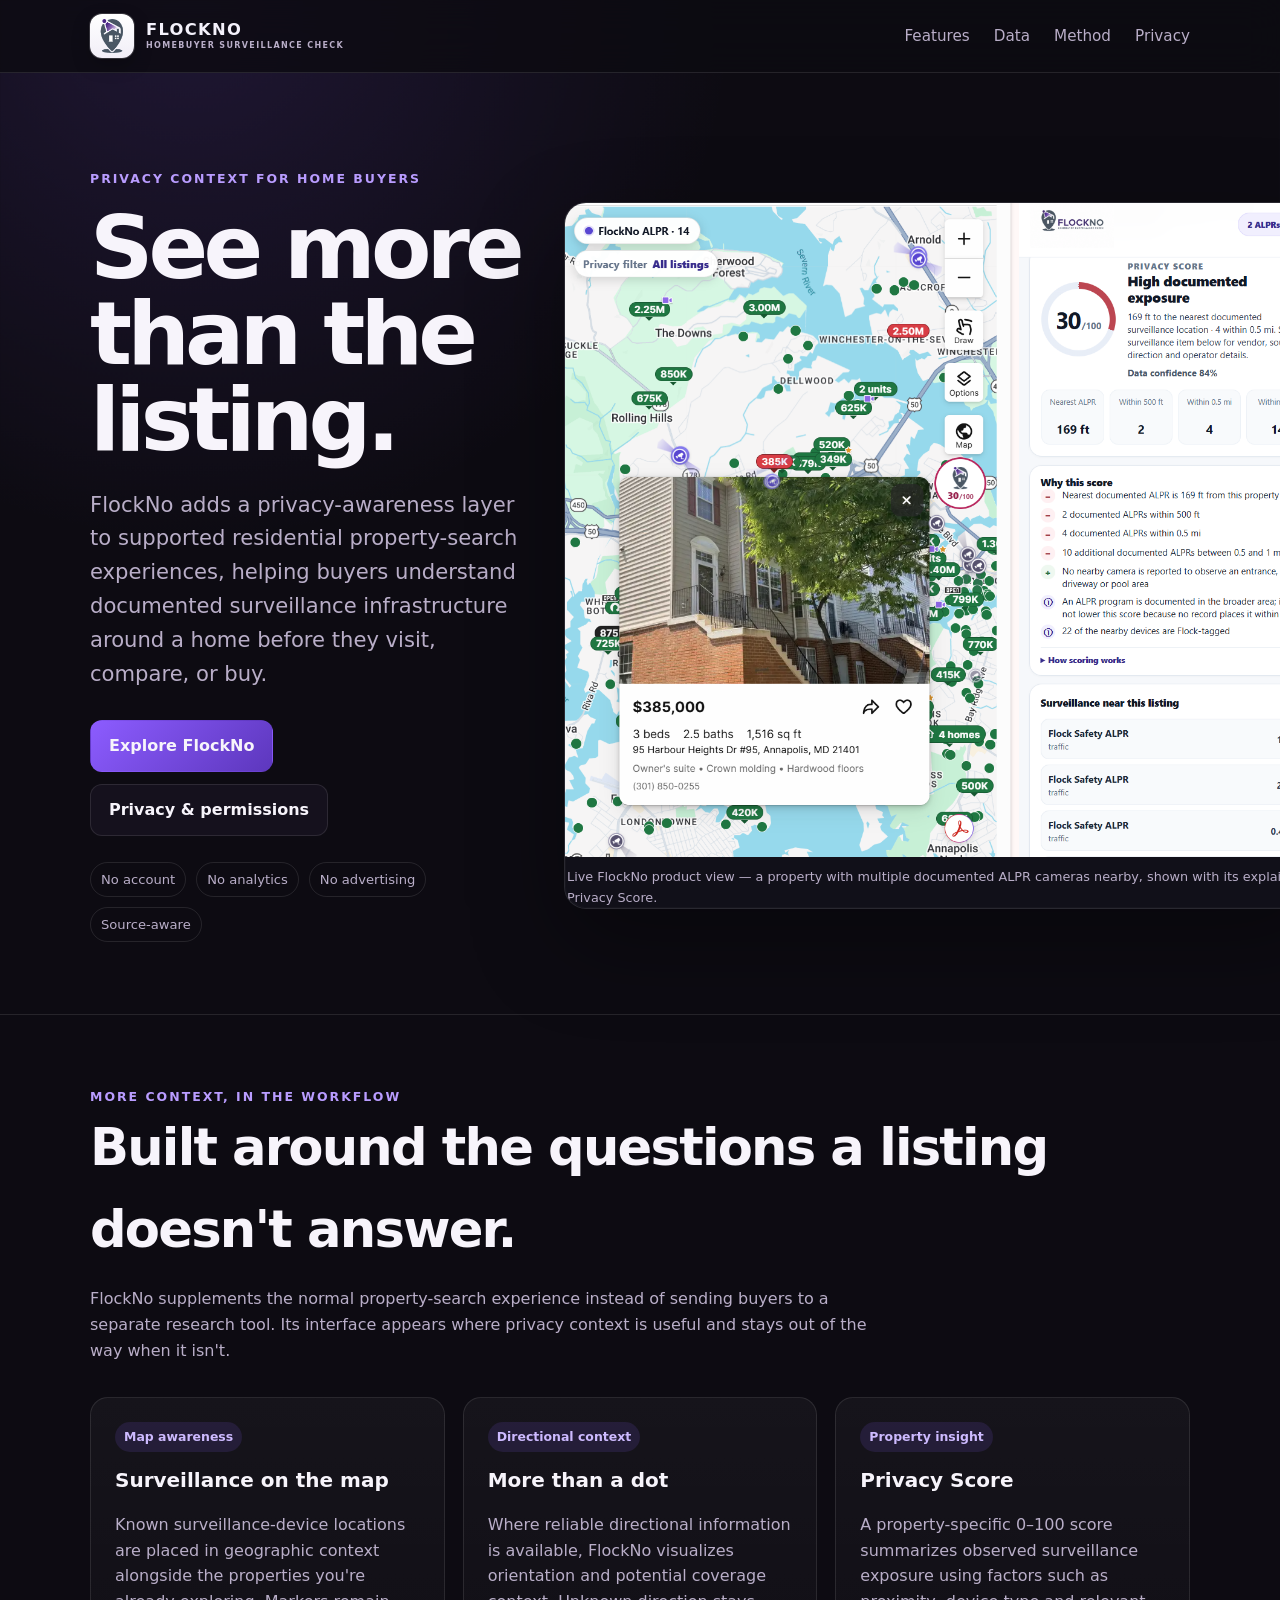
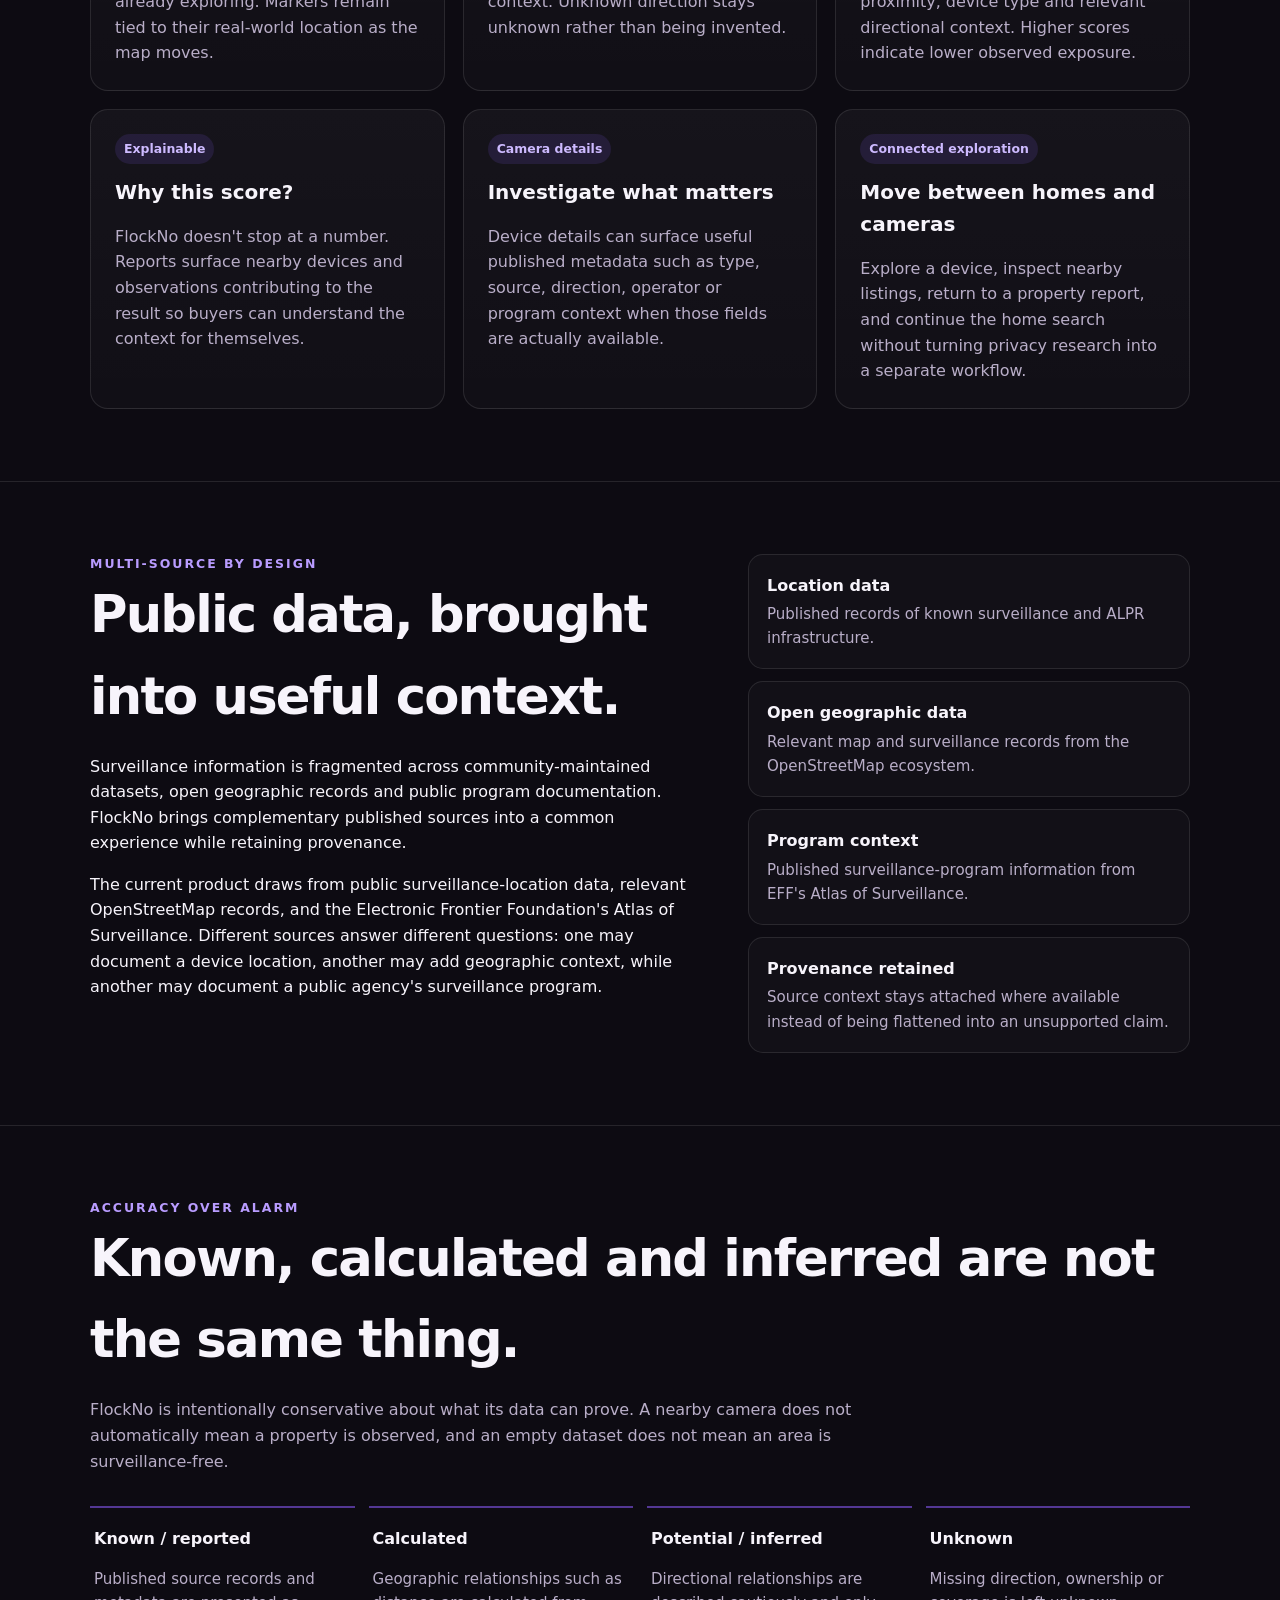
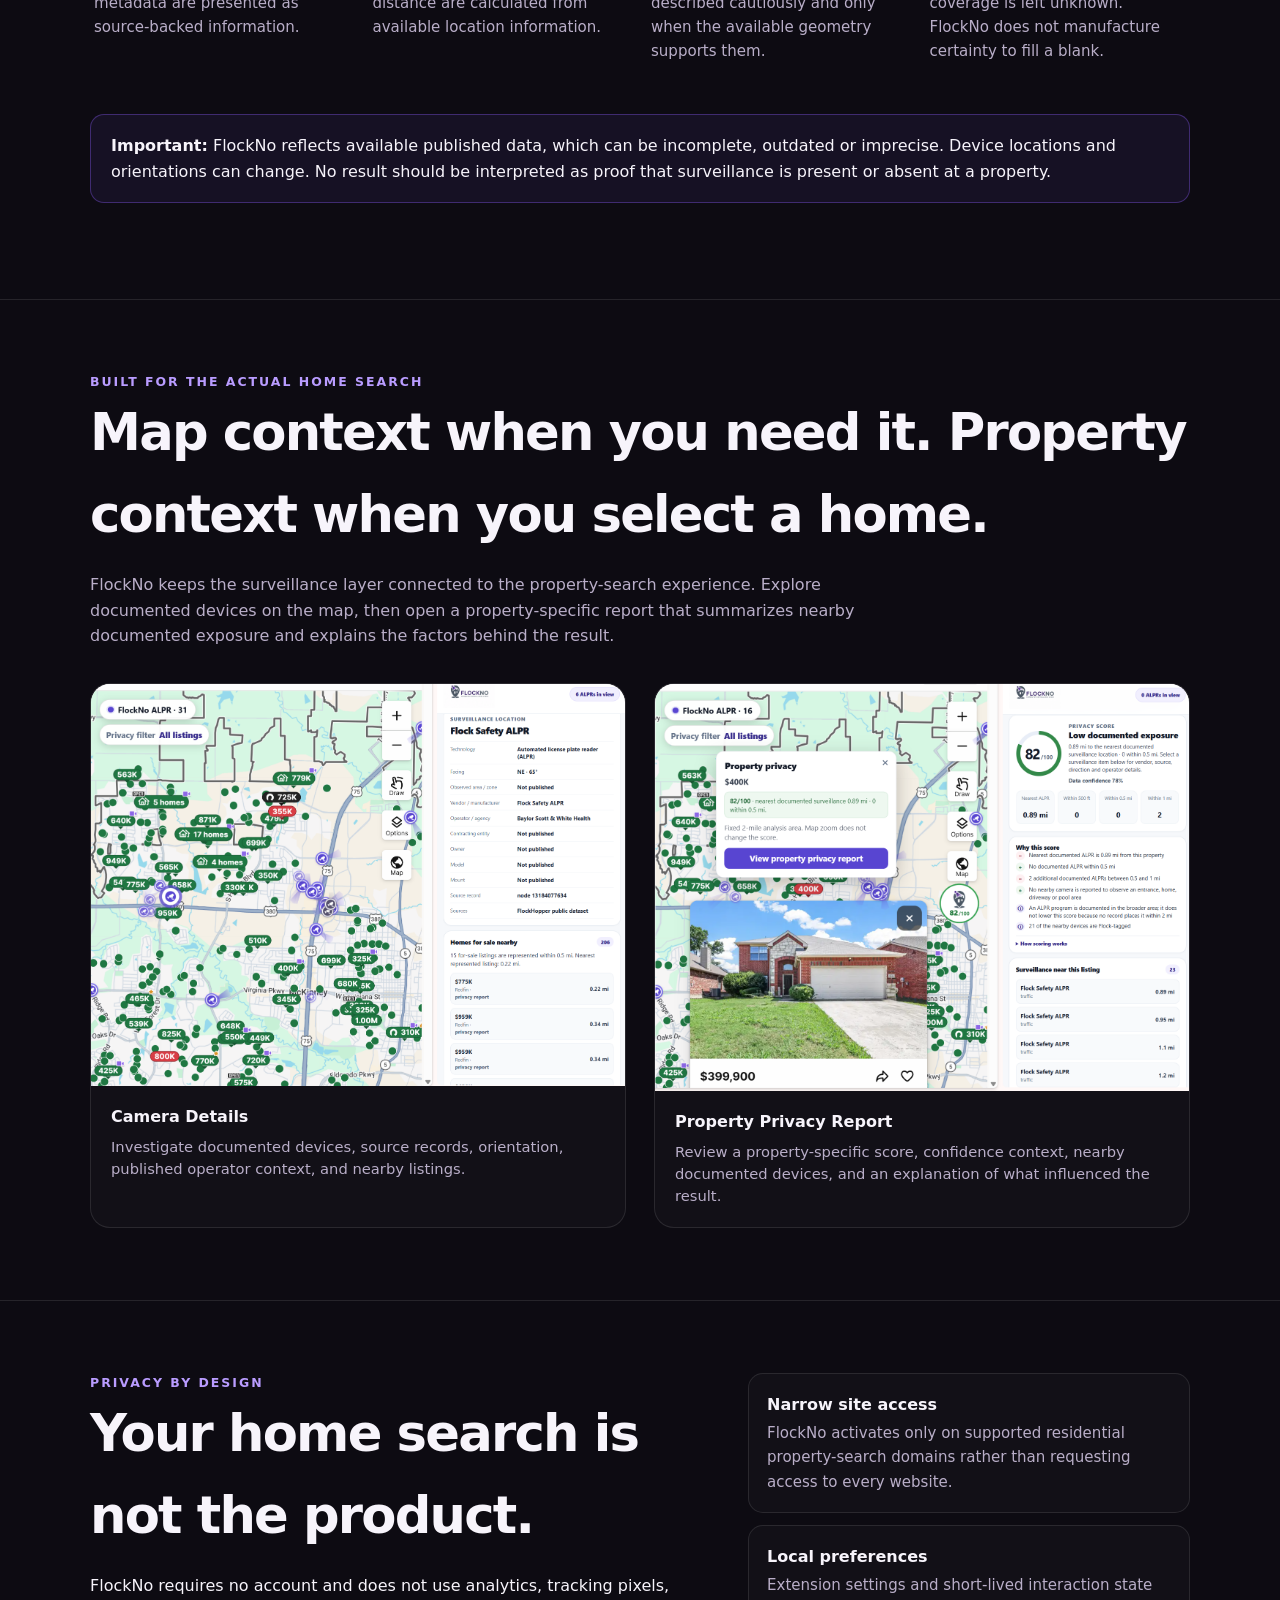
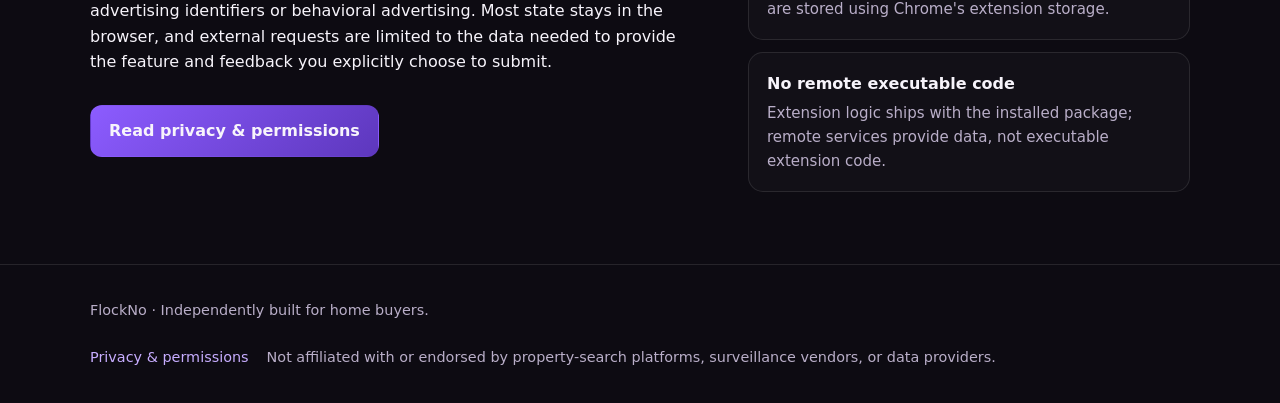
<file: index.html>
<!doctype html>
<html lang="en"><head>
<meta charset="utf-8"><meta name="viewport" content="width=device-width,initial-scale=1">
<title>FlockNo — Privacy context for home buyers</title>
<meta name="description" content="FlockNo adds documented surveillance context, directional awareness, source provenance and property-specific privacy insights to the home-search experience.">
<meta name="theme-color" content="#0d0b12"><link rel="icon" type="image/png" href="./flockno-logo.png"><link rel="stylesheet" href="./styles.css">
</head><body>
<header><div class="wrap nav"><a class="brand brand-wordmark" href="./">
        <span class="brand-icon-tile"><img src="./flockno-logo.png" alt=""></span>
        <span class="brand-copy"><strong>FLOCKNO</strong><small>HOMEBUYER SURVEILLANCE CHECK</small></span>
      </a><nav class="navlinks"><a href="#features">Features</a><a href="#data">Data</a><a href="#method">Method</a><a class="keep" href="./privacy.html">Privacy</a></nav></div></header>
<main>
<section class="hero"><div class="wrap hero-grid"><div><div class="eyebrow">Privacy context for home buyers</div><h1>See more than the listing.</h1><p>FlockNo adds a privacy-awareness layer to supported residential property-search experiences, helping buyers understand documented surveillance infrastructure around a home before they visit, compare, or buy.</p><div class="actions"><a class="button primary" href="#features">Explore FlockNo</a><a class="button" href="./privacy.html">Privacy & permissions</a></div><div class="trustline"><span>No account</span><span>No analytics</span><span>No advertising</span><span>Source-aware</span></div></div><div class="hero-product hero-product-large">
        <img src="./product-hero.png" alt="FlockNo property privacy report showing a home with multiple documented ALPR cameras nearby">
      <div class="hero-caption">Live FlockNo product view — a property with multiple documented ALPR cameras nearby, shown with its explainable Privacy Score.</div>
      </div></div></section>

<section id="features" class="section"><div class="wrap"><div class="eyebrow">More context, in the workflow</div><h2>Built around the questions a listing doesn't answer.</h2><p>FlockNo supplements the normal property-search experience instead of sending buyers to a separate research tool. Its interface appears where privacy context is useful and stays out of the way when it isn't.</p>
<div class="feature-grid">
<article class="card"><span class="pill">Map awareness</span><h3>Surveillance on the map</h3><p>Known surveillance-device locations are placed in geographic context alongside the properties you're already exploring. Markers remain tied to their real-world location as the map moves.</p></article>
<article class="card"><span class="pill">Directional context</span><h3>More than a dot</h3><p>Where reliable directional information is available, FlockNo visualizes orientation and potential coverage context. Unknown direction stays unknown rather than being invented.</p></article>
<article class="card"><span class="pill">Property insight</span><h3>Privacy Score</h3><p>A property-specific 0–100 score summarizes observed surveillance exposure using factors such as proximity, device type and relevant directional context. Higher scores indicate lower observed exposure.</p></article>
<article class="card"><span class="pill">Explainable</span><h3>Why this score?</h3><p>FlockNo doesn't stop at a number. Reports surface nearby devices and observations contributing to the result so buyers can understand the context for themselves.</p></article>
<article class="card"><span class="pill">Camera details</span><h3>Investigate what matters</h3><p>Device details can surface useful published metadata such as type, source, direction, operator or program context when those fields are actually available.</p></article>
<article class="card"><span class="pill">Connected exploration</span><h3>Move between homes and cameras</h3><p>Explore a device, inspect nearby listings, return to a property report, and continue the home search without turning privacy research into a separate workflow.</p></article>
</div></div></section>

<section id="data" class="section"><div class="wrap split"><div><div class="eyebrow">Multi-source by design</div><h2>Public data, brought into useful context.</h2><p>Surveillance information is fragmented across community-maintained datasets, open geographic records and public program documentation. FlockNo brings complementary published sources into a common experience while retaining provenance.</p><p>The current product draws from public surveillance-location data, relevant OpenStreetMap records, and the Electronic Frontier Foundation's Atlas of Surveillance. Different sources answer different questions: one may document a device location, another may add geographic context, while another may document a public agency's surveillance program.</p></div>
<div class="source-stack"><div class="source"><strong>Location data</strong><span>Published records of known surveillance and ALPR infrastructure.</span></div><div class="source"><strong>Open geographic data</strong><span>Relevant map and surveillance records from the OpenStreetMap ecosystem.</span></div><div class="source"><strong>Program context</strong><span>Published surveillance-program information from EFF's Atlas of Surveillance.</span></div><div class="source"><strong>Provenance retained</strong><span>Source context stays attached where available instead of being flattened into an unsupported claim.</span></div></div></div></section>

<section id="method" class="section"><div class="wrap"><div class="eyebrow">Accuracy over alarm</div><h2>Known, calculated and inferred are not the same thing.</h2><p>FlockNo is intentionally conservative about what its data can prove. A nearby camera does not automatically mean a property is observed, and an empty dataset does not mean an area is surveillance-free.</p>
<div class="method-grid"><article class="method"><strong>Known / reported</strong><p>Published source records and metadata are presented as source-backed information.</p></article><article class="method"><strong>Calculated</strong><p>Geographic relationships such as distance are calculated from available location information.</p></article><article class="method"><strong>Potential / inferred</strong><p>Directional relationships are described cautiously and only when the available geometry supports them.</p></article><article class="method"><strong>Unknown</strong><p>Missing direction, ownership or coverage is left unknown. FlockNo does not manufacture certainty to fill a blank.</p></article></div>
<div class="callout wide"><strong>Important:</strong> FlockNo reflects available published data, which can be incomplete, outdated or imprecise. Device locations and orientations can change. No result should be interpreted as proof that surveillance is present or absent at a property.</div></div></section>

<section class="section showcase-section"><div class="wrap">
<div class="eyebrow">Built for the actual home search</div>
<h2>Map context when you need it. Property context when you select a home.</h2>
<p>FlockNo keeps the surveillance layer connected to the property-search experience. Explore documented devices on the map, then open a property-specific report that summarizes nearby documented exposure and explains the factors behind the result.</p>
<div class="showcase-grid">
<figure class="product-shot"><img src="./product-camera-details.png" alt="FlockNo Camera Details panel beside a property-search map"><figcaption><strong>Camera Details</strong><span>Investigate documented devices, source records, orientation, published operator context, and nearby listings.</span></figcaption></figure>
<figure class="product-shot"><img src="./product-privacy-report.png" alt="FlockNo Property Privacy Report showing privacy score and nearby documented surveillance"><figcaption><strong>Property Privacy Report</strong><span>Review a property-specific score, confidence context, nearby documented devices, and an explanation of what influenced the result.</span></figcaption></figure>
</div></div></section>

<section class="section"><div class="wrap split"><div><div class="eyebrow">Privacy by design</div><h2>Your home search is not the product.</h2><p>FlockNo requires no account and does not use analytics, tracking pixels, advertising identifiers or behavioral advertising. Most state stays in the browser, and external requests are limited to the data needed to provide the feature and feedback you explicitly choose to submit.</p><div class="actions"><a class="button primary" href="./privacy.html">Read privacy & permissions</a></div></div><div class="source-stack"><div class="source"><strong>Narrow site access</strong><span>FlockNo activates only on supported residential property-search domains rather than requesting access to every website.</span></div><div class="source"><strong>Local preferences</strong><span>Extension settings and short-lived interaction state are stored using Chrome's extension storage.</span></div><div class="source"><strong>No remote executable code</strong><span>Extension logic ships with the installed package; remote services provide data, not executable extension code.</span></div></div></div></section>
</main>
<footer><div class="wrap footerrow"><span>FlockNo · Independently built for home buyers.</span><div class="footerlinks"><a href="./privacy.html">Privacy & permissions</a><span>Not affiliated with or endorsed by property-search platforms, surveillance vendors, or data providers.</span></div></div></footer>
</body></html>
</file>
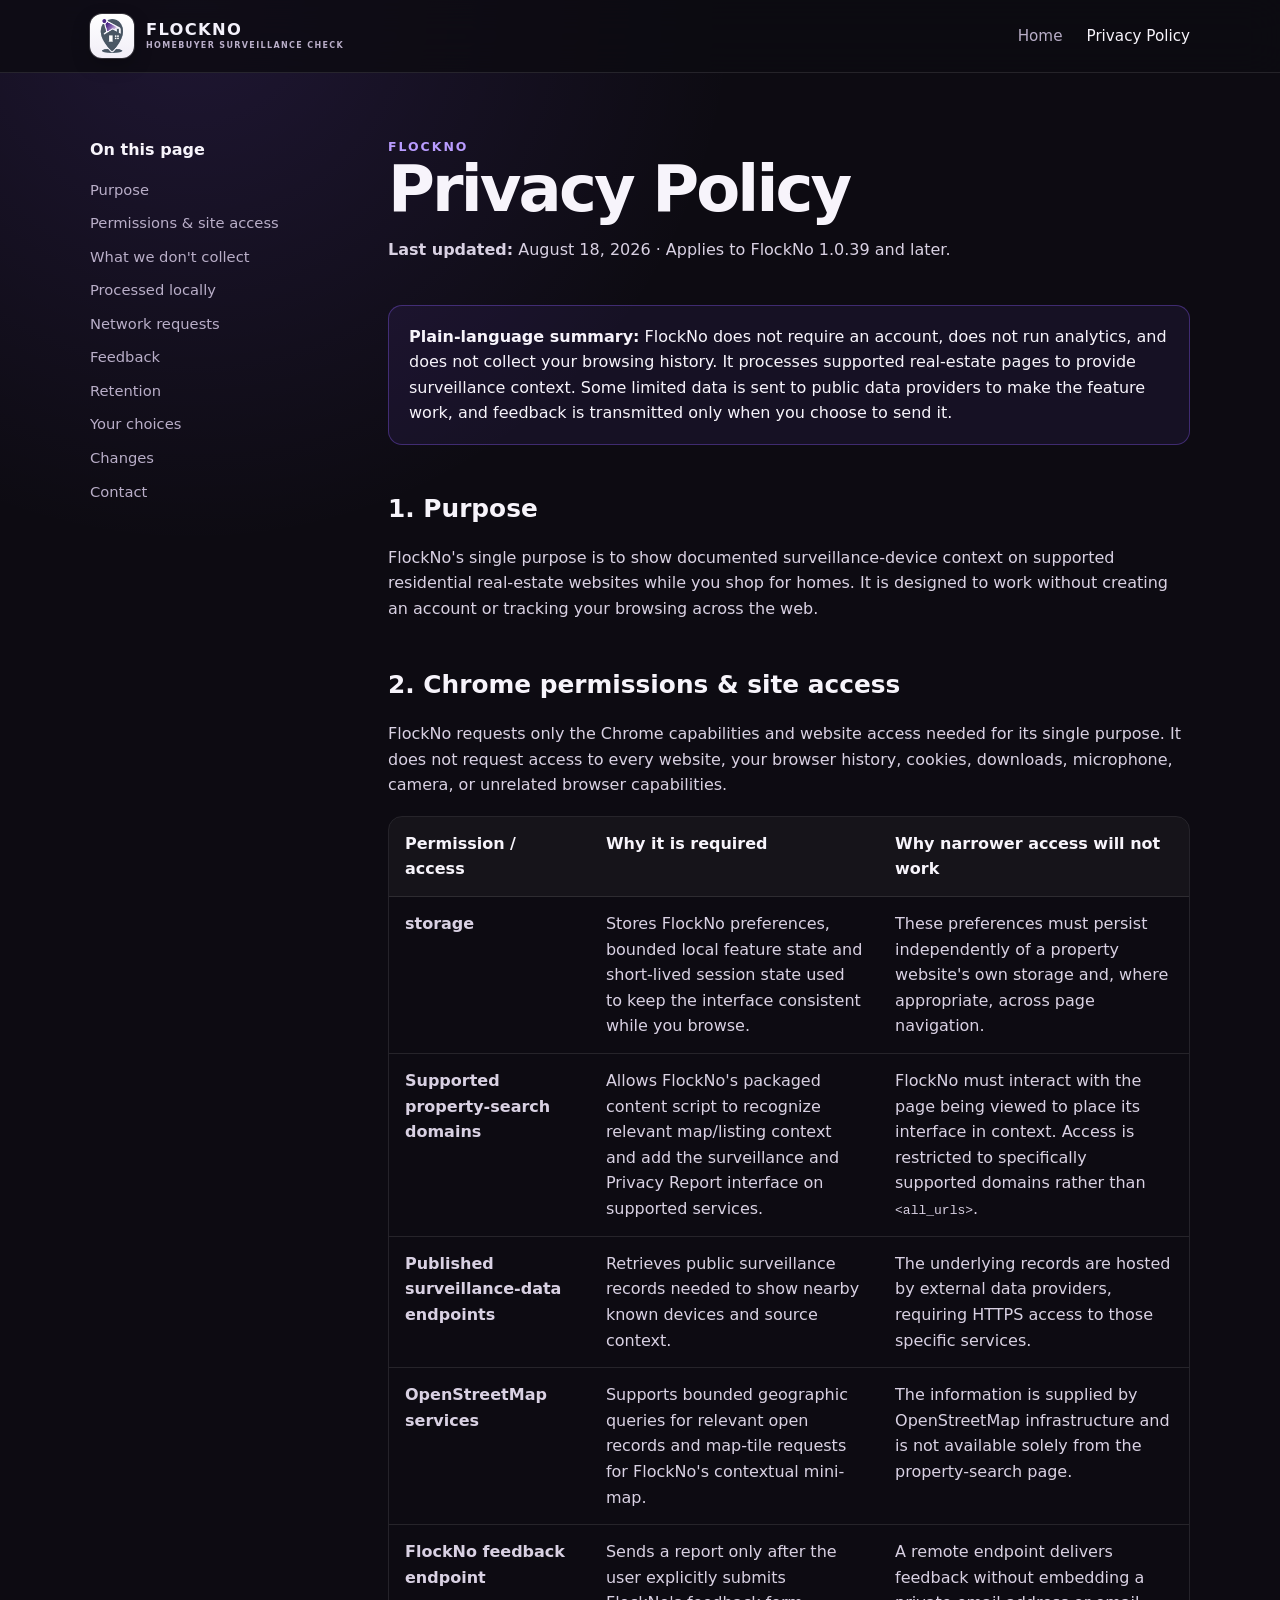
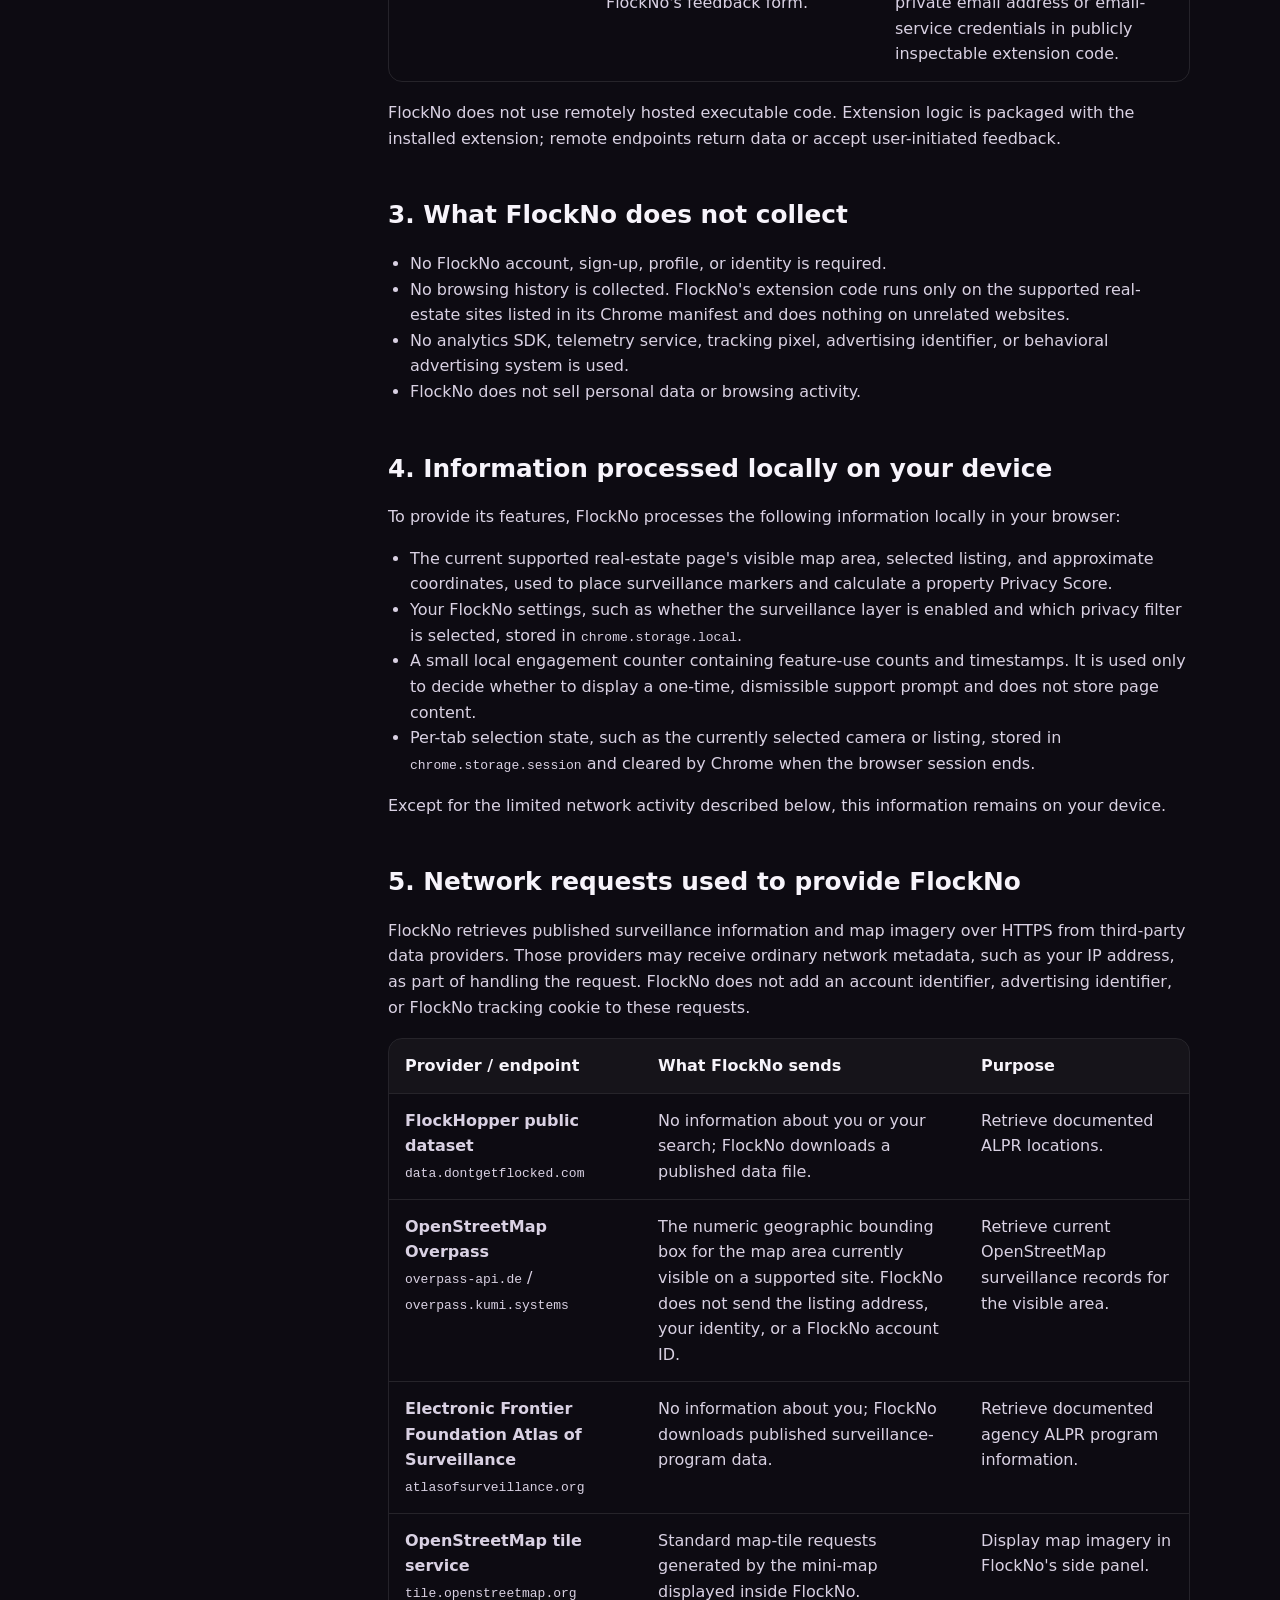
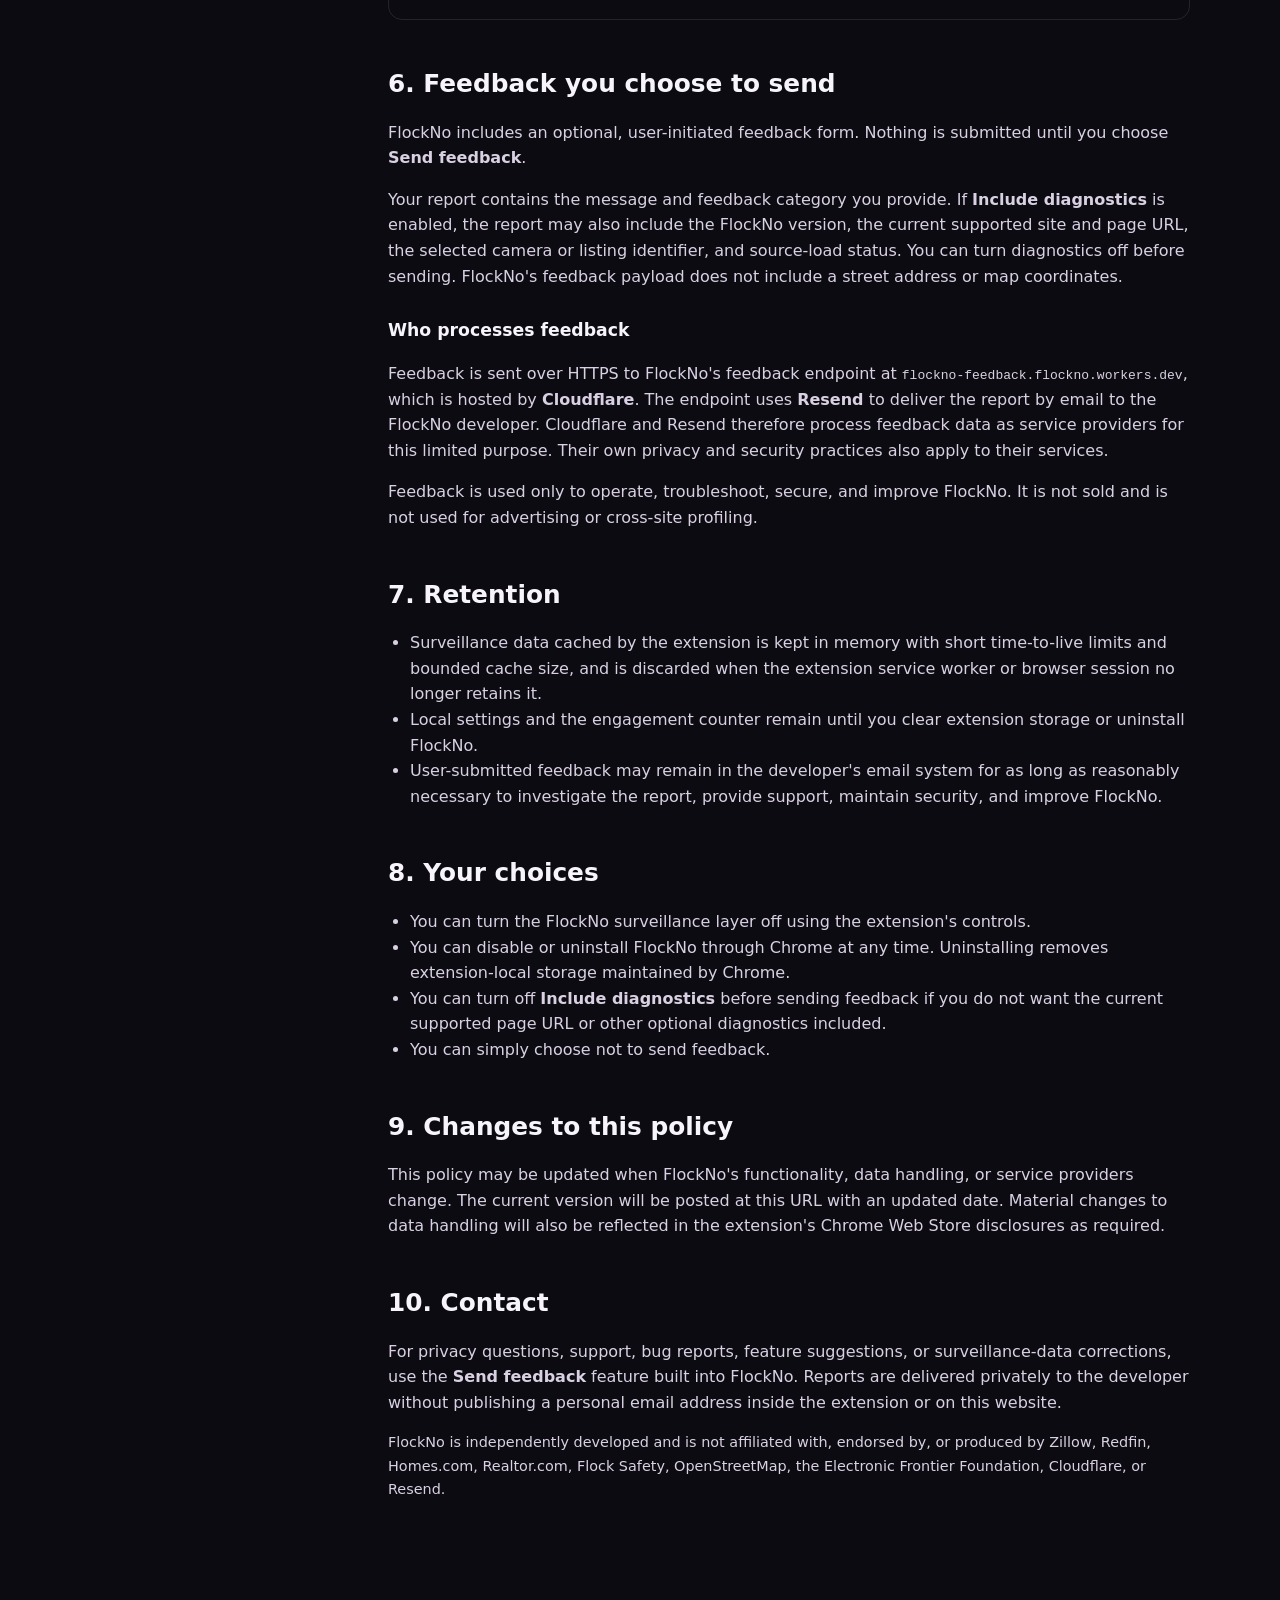
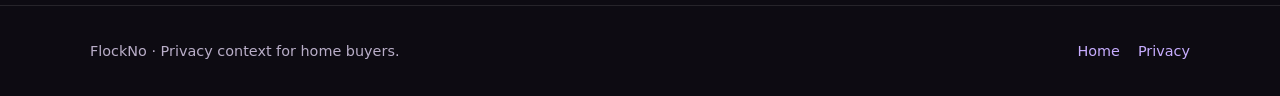
<file: privacy.html>
<!doctype html>
<html lang="en">
<head>
<meta charset="utf-8"><meta name="viewport" content="width=device-width,initial-scale=1">
<title>Privacy Policy — FlockNo</title>
<meta name="description" content="FlockNo privacy policy: what the extension processes, transmits, stores, and shares.">
<meta name="theme-color" content="#0d0b12"><link rel="icon" type="image/png" href="./flockno-logo.png"><link rel="stylesheet" href="./styles.css">
</head>
<body>
<header><div class="wrap nav"><a class="brand brand-wordmark" href="./">
        <span class="brand-icon-tile"><img src="./flockno-logo.png" alt=""></span>
        <span class="brand-copy"><strong>FLOCKNO</strong><small>HOMEBUYER SURVEILLANCE CHECK</small></span>
      </a><nav class="navlinks"><a href="./">Home</a><a class="active keep" href="./privacy.html">Privacy Policy</a></nav></div></header>
<main class="wrap policy">
<aside class="toc"><strong>On this page</strong><a href="#purpose">Purpose</a><a href="#permissions">Permissions & site access</a><a href="#not-collected">What we don't collect</a><a href="#local">Processed locally</a><a href="#network">Network requests</a><a href="#feedback">Feedback</a><a href="#retention">Retention</a><a href="#choices">Your choices</a><a href="#changes">Changes</a><a href="#contact">Contact</a></aside>
<article class="content">
<div class="eyebrow">FlockNo</div><h1>Privacy Policy</h1><p class="updated"><strong>Last updated:</strong> August 18, 2026 · Applies to FlockNo 1.0.39 and later.</p>
<div class="callout"><strong>Plain-language summary:</strong> FlockNo does not require an account, does not run analytics, and does not collect your browsing history. It processes supported real-estate pages to provide surveillance context. Some limited data is sent to public data providers to make the feature work, and feedback is transmitted only when you choose to send it.</div>
<h2 id="purpose">1. Purpose</h2><p>FlockNo's single purpose is to show documented surveillance-device context on supported residential real-estate websites while you shop for homes. It is designed to work without creating an account or tracking your browsing across the web.</p>
<h2 id="permissions">2. Chrome permissions & site access</h2><p>FlockNo requests only the Chrome capabilities and website access needed for its single purpose. It does not request access to every website, your browser history, cookies, downloads, microphone, camera, or unrelated browser capabilities.</p>
<div class="table-wrap"><table><thead><tr><th>Permission / access</th><th>Why it is required</th><th>Why narrower access will not work</th></tr></thead><tbody>
<tr><td><strong>storage</strong></td><td>Stores FlockNo preferences, bounded local feature state and short-lived session state used to keep the interface consistent while you browse.</td><td>These preferences must persist independently of a property website's own storage and, where appropriate, across page navigation.</td></tr>
<tr><td><strong>Supported property-search domains</strong></td><td>Allows FlockNo's packaged content script to recognize relevant map/listing context and add the surveillance and Privacy Report interface on supported services.</td><td>FlockNo must interact with the page being viewed to place its interface in context. Access is restricted to specifically supported domains rather than <code>&lt;all_urls&gt;</code>.</td></tr>
<tr><td><strong>Published surveillance-data endpoints</strong></td><td>Retrieves public surveillance records needed to show nearby known devices and source context.</td><td>The underlying records are hosted by external data providers, requiring HTTPS access to those specific services.</td></tr>
<tr><td><strong>OpenStreetMap services</strong></td><td>Supports bounded geographic queries for relevant open records and map-tile requests for FlockNo's contextual mini-map.</td><td>The information is supplied by OpenStreetMap infrastructure and is not available solely from the property-search page.</td></tr>
<tr><td><strong>FlockNo feedback endpoint</strong></td><td>Sends a report only after the user explicitly submits FlockNo's feedback form.</td><td>A remote endpoint delivers feedback without embedding a private email address or email-service credentials in publicly inspectable extension code.</td></tr>
</tbody></table></div><p>FlockNo does not use remotely hosted executable code. Extension logic is packaged with the installed extension; remote endpoints return data or accept user-initiated feedback.</p><h2 id="not-collected">3. What FlockNo does not collect</h2><ul><li>No FlockNo account, sign-up, profile, or identity is required.</li><li>No browsing history is collected. FlockNo's extension code runs only on the supported real-estate sites listed in its Chrome manifest and does nothing on unrelated websites.</li><li>No analytics SDK, telemetry service, tracking pixel, advertising identifier, or behavioral advertising system is used.</li><li>FlockNo does not sell personal data or browsing activity.</li></ul>
<h2 id="local">4. Information processed locally on your device</h2><p>To provide its features, FlockNo processes the following information locally in your browser:</p><ul><li>The current supported real-estate page's visible map area, selected listing, and approximate coordinates, used to place surveillance markers and calculate a property Privacy Score.</li><li>Your FlockNo settings, such as whether the surveillance layer is enabled and which privacy filter is selected, stored in <code>chrome.storage.local</code>.</li><li>A small local engagement counter containing feature-use counts and timestamps. It is used only to decide whether to display a one-time, dismissible support prompt and does not store page content.</li><li>Per-tab selection state, such as the currently selected camera or listing, stored in <code>chrome.storage.session</code> and cleared by Chrome when the browser session ends.</li></ul><p>Except for the limited network activity described below, this information remains on your device.</p>
<h2 id="network">5. Network requests used to provide FlockNo</h2><p>FlockNo retrieves published surveillance information and map imagery over HTTPS from third-party data providers. Those providers may receive ordinary network metadata, such as your IP address, as part of handling the request. FlockNo does not add an account identifier, advertising identifier, or FlockNo tracking cookie to these requests.</p>
<div class="table-wrap"><table><thead><tr><th>Provider / endpoint</th><th>What FlockNo sends</th><th>Purpose</th></tr></thead><tbody>
<tr><td><strong>FlockHopper public dataset</strong><br><code>data.dontgetflocked.com</code></td><td>No information about you or your search; FlockNo downloads a published data file.</td><td>Retrieve documented ALPR locations.</td></tr>
<tr><td><strong>OpenStreetMap Overpass</strong><br><code>overpass-api.de</code> / <code>overpass.kumi.systems</code></td><td>The numeric geographic bounding box for the map area currently visible on a supported site. FlockNo does not send the listing address, your identity, or a FlockNo account ID.</td><td>Retrieve current OpenStreetMap surveillance records for the visible area.</td></tr>
<tr><td><strong>Electronic Frontier Foundation Atlas of Surveillance</strong><br><code>atlasofsurveillance.org</code></td><td>No information about you; FlockNo downloads published surveillance-program data.</td><td>Retrieve documented agency ALPR program information.</td></tr>
<tr><td><strong>OpenStreetMap tile service</strong><br><code>tile.openstreetmap.org</code></td><td>Standard map-tile requests generated by the mini-map displayed inside FlockNo.</td><td>Display map imagery in FlockNo's side panel.</td></tr>
</tbody></table></div>
<h2 id="feedback">6. Feedback you choose to send</h2><p>FlockNo includes an optional, user-initiated feedback form. Nothing is submitted until you choose <strong>Send feedback</strong>.</p><p>Your report contains the message and feedback category you provide. If <strong>Include diagnostics</strong> is enabled, the report may also include the FlockNo version, the current supported site and page URL, the selected camera or listing identifier, and source-load status. You can turn diagnostics off before sending. FlockNo's feedback payload does not include a street address or map coordinates.</p>
<h3>Who processes feedback</h3><p>Feedback is sent over HTTPS to FlockNo's feedback endpoint at <code>flockno-feedback.flockno.workers.dev</code>, which is hosted by <strong>Cloudflare</strong>. The endpoint uses <strong>Resend</strong> to deliver the report by email to the FlockNo developer. Cloudflare and Resend therefore process feedback data as service providers for this limited purpose. Their own privacy and security practices also apply to their services.</p><p>Feedback is used only to operate, troubleshoot, secure, and improve FlockNo. It is not sold and is not used for advertising or cross-site profiling.</p>
<h2 id="retention">7. Retention</h2><ul><li>Surveillance data cached by the extension is kept in memory with short time-to-live limits and bounded cache size, and is discarded when the extension service worker or browser session no longer retains it.</li><li>Local settings and the engagement counter remain until you clear extension storage or uninstall FlockNo.</li><li>User-submitted feedback may remain in the developer's email system for as long as reasonably necessary to investigate the report, provide support, maintain security, and improve FlockNo.</li></ul>
<h2 id="choices">8. Your choices</h2><ul><li>You can turn the FlockNo surveillance layer off using the extension's controls.</li><li>You can disable or uninstall FlockNo through Chrome at any time. Uninstalling removes extension-local storage maintained by Chrome.</li><li>You can turn off <strong>Include diagnostics</strong> before sending feedback if you do not want the current supported page URL or other optional diagnostics included.</li><li>You can simply choose not to send feedback.</li></ul>
<h2 id="changes">9. Changes to this policy</h2><p>This policy may be updated when FlockNo's functionality, data handling, or service providers change. The current version will be posted at this URL with an updated date. Material changes to data handling will also be reflected in the extension's Chrome Web Store disclosures as required.</p>
<h2 id="contact">10. Contact</h2><p>For privacy questions, support, bug reports, feature suggestions, or surveillance-data corrections, use the <strong>Send feedback</strong> feature built into FlockNo. Reports are delivered privately to the developer without publishing a personal email address inside the extension or on this website.</p>
<p class="note">FlockNo is independently developed and is not affiliated with, endorsed by, or produced by Zillow, Redfin, Homes.com, Realtor.com, Flock Safety, OpenStreetMap, the Electronic Frontier Foundation, Cloudflare, or Resend.</p>
</article></main>
<footer><div class="wrap footerrow"><span>FlockNo · Privacy context for home buyers.</span><div class="footerlinks"><a href="./">Home</a><a href="./privacy.html">Privacy</a></div></div></footer>
</body></html>
</file>
<file: styles.css>
:root {
  --bg: #0d0b12;
  --surface: #15111d;
  --surface-2: #1d1728;
  --text: #f7f4fb;
  --muted: #b9aec8;
  --line: rgba(255,255,255,.10);
  --purple: #8c5cff;
  --purple-2: #5d37bd;
  --max: 1100px;
}
*{box-sizing:border-box}
html{scroll-behavior:smooth}
body{margin:0;background:radial-gradient(circle at 15% 0%,rgba(140,92,255,.14),transparent 34rem),var(--bg);color:var(--text);font-family:Inter,ui-sans-serif,system-ui,-apple-system,BlinkMacSystemFont,"Segoe UI",sans-serif;line-height:1.6}
a{color:#c7adff;text-decoration:none}a:hover{text-decoration:underline}
.wrap{width:min(calc(100% - 40px),var(--max));margin:auto}
header{border-bottom:1px solid var(--line);background:rgba(13,11,18,.82);backdrop-filter:blur(18px);position:sticky;top:0;z-index:20}
.nav{height:72px;display:flex;align-items:center;justify-content:space-between;gap:20px}
.brand{display:flex;align-items:center;gap:12px;color:var(--text);font-weight:800;letter-spacing:.01em}.brand:hover{text-decoration:none}.brand img{width:38px;height:38px;border-radius:9px}.navlinks{display:flex;gap:24px;align-items:center}.navlinks a{color:var(--muted);font-size:.95rem}.navlinks a.active,.navlinks a:hover{color:var(--text);text-decoration:none}
.hero{padding:96px 0 72px}.eyebrow{text-transform:uppercase;letter-spacing:.16em;font-weight:800;font-size:.78rem;color:#b99cff}.hero h1{font-size:clamp(2.7rem,7vw,5.5rem);line-height:.98;letter-spacing:-.055em;margin:16px 0 24px;max-width:900px}.hero p{font-size:clamp(1.08rem,2vw,1.32rem);color:var(--muted);max-width:760px}.actions{display:flex;gap:12px;flex-wrap:wrap;margin-top:30px}.button{display:inline-flex;align-items:center;justify-content:center;border:1px solid var(--line);border-radius:12px;padding:12px 18px;font-weight:750;color:var(--text);background:var(--surface)}.button.primary{background:linear-gradient(135deg,var(--purple),var(--purple-2));border-color:transparent}.button:hover{text-decoration:none;filter:brightness(1.06)}
.grid{display:grid;grid-template-columns:repeat(3,1fr);gap:18px;padding:0 0 80px}.card{background:linear-gradient(180deg,rgba(255,255,255,.04),rgba(255,255,255,.02));border:1px solid var(--line);border-radius:18px;padding:26px}.card h2,.card h3{margin-top:0}.card p{color:var(--muted);margin-bottom:0}.pill{display:inline-block;padding:5px 9px;border-radius:999px;background:rgba(140,92,255,.13);color:#cdbaff;font-size:.78rem;font-weight:800;margin-bottom:12px}
.section{padding:72px 0;border-top:1px solid var(--line)}.section h2{font-size:clamp(2rem,4vw,3.2rem);letter-spacing:-.035em;margin:0 0 14px}.section>.wrap>p{color:var(--muted);max-width:800px}
.policy{display:grid;grid-template-columns:250px minmax(0,1fr);gap:48px;padding:64px 0 90px}.toc{position:sticky;top:100px;align-self:start}.toc strong{display:block;margin-bottom:10px}.toc a{display:block;color:var(--muted);padding:5px 0;font-size:.92rem}.content{min-width:0}.content h1{font-size:clamp(2.5rem,5vw,4.4rem);line-height:1;letter-spacing:-.045em;margin:0 0 16px}.updated{color:var(--muted);margin-bottom:42px}.content h2{font-size:1.55rem;margin:44px 0 14px;scroll-margin-top:100px}.content h3{font-size:1.08rem;margin:28px 0 8px}.content p,.content li{color:#d9d1e3}.content ul{padding-left:22px}.callout{border:1px solid rgba(140,92,255,.35);background:rgba(140,92,255,.08);border-radius:14px;padding:18px 20px;margin:24px 0}.table-wrap{overflow-x:auto;border:1px solid var(--line);border-radius:14px;margin:18px 0}table{width:100%;border-collapse:collapse;min-width:680px}th,td{text-align:left;vertical-align:top;padding:14px 16px;border-bottom:1px solid var(--line)}tr:last-child td{border-bottom:0}th{background:rgba(255,255,255,.035);color:var(--text)}td{color:#d9d1e3}
footer{border-top:1px solid var(--line);padding:34px 0;color:var(--muted);font-size:.9rem}.footerrow{display:flex;justify-content:space-between;gap:24px;flex-wrap:wrap}.footerlinks{display:flex;gap:18px;flex-wrap:wrap}
.note{font-size:.9rem;color:var(--muted)}
@media(max-width:800px){.grid{grid-template-columns:1fr}.policy{grid-template-columns:1fr}.toc{position:static;border-bottom:1px solid var(--line);padding-bottom:24px}.navlinks a:not(.keep){display:none}.hero{padding-top:68px}.wrap{width:min(calc(100% - 28px),var(--max))}}

.brand-lockup img{width:auto;height:46px;max-width:190px;border-radius:0;object-fit:contain}
.hero-grid{display:grid;grid-template-columns:minmax(0,1.6fr) minmax(260px,.7fr);gap:60px;align-items:center}
.hero-mark{display:flex;justify-content:center;align-items:center;min-height:280px;border:1px solid var(--line);border-radius:28px;background:radial-gradient(circle at 50% 50%,rgba(140,92,255,.16),rgba(255,255,255,.02) 58%,transparent)}
.hero-mark img{width:min(90%,430px);height:auto;filter:drop-shadow(0 22px 45px rgba(0,0,0,.28))}
.trustline{display:flex;gap:10px;flex-wrap:wrap;margin-top:26px}.trustline span{font-size:.82rem;color:var(--muted);border:1px solid var(--line);border-radius:999px;padding:6px 10px}
.feature-grid{display:grid;grid-template-columns:repeat(3,1fr);gap:18px;margin-top:34px}.feature-grid .card{padding:24px}.feature-grid .card h3{font-size:1.25rem;margin:0 0 8px}
.split{display:grid;grid-template-columns:1.15fr .85fr;gap:60px;align-items:start}.source-stack{display:grid;gap:12px}.source{border:1px solid var(--line);border-radius:15px;padding:18px;background:rgba(255,255,255,.025)}.source strong{display:block;margin-bottom:4px}.source span{display:block;color:var(--muted);font-size:.94rem}
.method-grid{display:grid;grid-template-columns:repeat(4,1fr);gap:14px;margin-top:32px}.method{border-top:2px solid rgba(140,92,255,.55);padding:18px 4px 0}.method p{color:var(--muted);font-size:.94rem}.wide{margin-top:36px}
@media(max-width:900px){.hero-grid,.split{grid-template-columns:1fr}.hero-mark{min-height:200px}.feature-grid{grid-template-columns:repeat(2,1fr)}.method-grid{grid-template-columns:repeat(2,1fr)}}
@media(max-width:600px){.feature-grid,.method-grid{grid-template-columns:1fr}.brand-lockup img{height:38px;max-width:150px}.hero-mark{display:none}}

/* v3 approved FlockNo brand assets */
.brand-lockup img{
  display:block;
  width:auto !important;
  height:44px !important;
  max-width:210px !important;
  object-fit:contain !important;
  border-radius:0 !important;
}
.hero-mark img{
  display:block;
  width:min(92%,520px) !important;
  height:auto !important;
  max-height:260px;
  object-fit:contain !important;
}
@media(max-width:600px){
  .brand-lockup img{
    height:36px !important;
    max-width:165px !important;
  }
}

/* v5 dark-site brand treatment */
.brand-wordmark{
  display:flex;
  align-items:center;
  gap:10px;
  text-decoration:none;
  color:var(--text);
}
.brand-wordmark img{
  width:36px !important;
  height:36px !important;
  object-fit:contain !important;
  display:block;
  border-radius:0 !important;
  background:transparent !important;
}
.brand-copy{
  display:flex;
  flex-direction:column;
  line-height:1;
  gap:4px;
}
.brand-copy strong{
  font-size:1rem;
  letter-spacing:.06em;
  color:#f4f1fb;
}
.brand-copy small{
  font-size:.48rem;
  letter-spacing:.18em;
  color:var(--muted);
  white-space:nowrap;
}

.hero-product{
  position:relative;
  border:1px solid var(--line);
  border-radius:26px;
  overflow:hidden;
  background:#111019;
  box-shadow:0 26px 70px rgba(0,0,0,.28);
}
.hero-product::after{
  content:"";
  position:absolute;
  inset:0;
  pointer-events:none;
  box-shadow:inset 0 0 0 1px rgba(255,255,255,.025);
  border-radius:inherit;
}
.hero-product img{
  display:block;
  width:100%;
  height:auto;
  object-fit:cover;
}

.showcase-section{
  overflow:hidden;
}
.showcase-grid{
  display:grid;
  grid-template-columns:1fr 1fr;
  gap:24px;
  margin-top:34px;
}
.product-shot{
  margin:0;
  border:1px solid var(--line);
  border-radius:20px;
  overflow:hidden;
  background:rgba(255,255,255,.025);
}
.product-shot img{
  display:block;
  width:100%;
  height:auto;
  background:#fff;
}
.product-shot figcaption{
  display:flex;
  flex-direction:column;
  gap:6px;
  padding:18px 20px 20px;
}
.product-shot figcaption strong{
  font-size:1rem;
}
.product-shot figcaption span{
  color:var(--muted);
  font-size:.92rem;
  line-height:1.5;
}

@media(max-width:900px){
  .showcase-grid{grid-template-columns:1fr}
}
@media(max-width:600px){
  .brand-copy small{display:none}
  .brand-wordmark img{width:32px !important;height:32px !important}
}

/* v6 header and hero improvements */
.brand-wordmark{
  display:flex;
  align-items:center;
  gap:12px;
}
.brand-icon-tile{
  width:44px;
  height:44px;
  border-radius:12px;
  background:linear-gradient(180deg,#ffffff,#f1eef7);
  display:grid;
  place-items:center;
  box-shadow:
    0 0 0 1px rgba(255,255,255,.16),
    0 7px 18px rgba(0,0,0,.26);
  flex:0 0 auto;
}
.brand-icon-tile img{
  width:34px !important;
  height:34px !important;
  object-fit:contain !important;
  display:block;
  background:transparent !important;
}
.brand-copy strong{
  font-size:1.02rem;
  letter-spacing:.08em;
}
.brand-copy small{
  font-size:.50rem;
  letter-spacing:.17em;
}

.hero-grid{
  grid-template-columns:minmax(0,.95fr) minmax(620px,1.05fr) !important;
  gap:46px !important;
}
.hero-product-large{
  min-height:0 !important;
  border-radius:24px;
  overflow:hidden;
  background:#111019;
  box-shadow:0 34px 90px rgba(0,0,0,.36);
}
.hero-product-large img{
  width:100% !important;
  height:auto !important;
  max-height:none !important;
  object-fit:contain !important;
}
.hero-caption{
  color:var(--muted);
  font-size:.80rem;
  margin-top:10px;
  padding-left:2px;
}

.showcase-grid{
  gap:28px !important;
}
.product-shot img{
  width:100%;
  height:auto;
  object-fit:contain;
}
.showcase-section .wrap{
  max-width:1500px;
}

@media(max-width:1200px){
  .hero-grid{
    grid-template-columns:1fr !important;
  }
  .hero-product-large{
    max-width:1100px;
  }
}
@media(max-width:600px){
  .brand-icon-tile{
    width:38px;height:38px;border-radius:10px;
  }
  .brand-icon-tile img{
    width:30px !important;height:30px !important;
  }
  .brand-copy small{display:none}
}

/* v7 — larger, readable product hero */
.hero .wrap{
  max-width:1580px;
}
.hero-grid{
  grid-template-columns:minmax(430px,.72fr) minmax(760px,1.28fr) !important;
  gap:44px !important;
  align-items:center !important;
}
.hero-product-large{
  width:100%;
  max-width:none !important;
  border-radius:22px;
}
.hero-product-large img{
  width:100% !important;
  height:auto !important;
  display:block;
  object-fit:contain !important;
}
@media(min-width:1500px){
  .hero .wrap{
    max-width:1660px;
  }
  .hero-grid{
    grid-template-columns:minmax(450px,.68fr) minmax(860px,1.32fr) !important;
  }
}
@media(max-width:1250px){
  .hero-grid{
    grid-template-columns:1fr !important;
  }
  .hero-product-large{
    max-width:1150px !important;
    margin-top:10px;
  }
}
</file>
